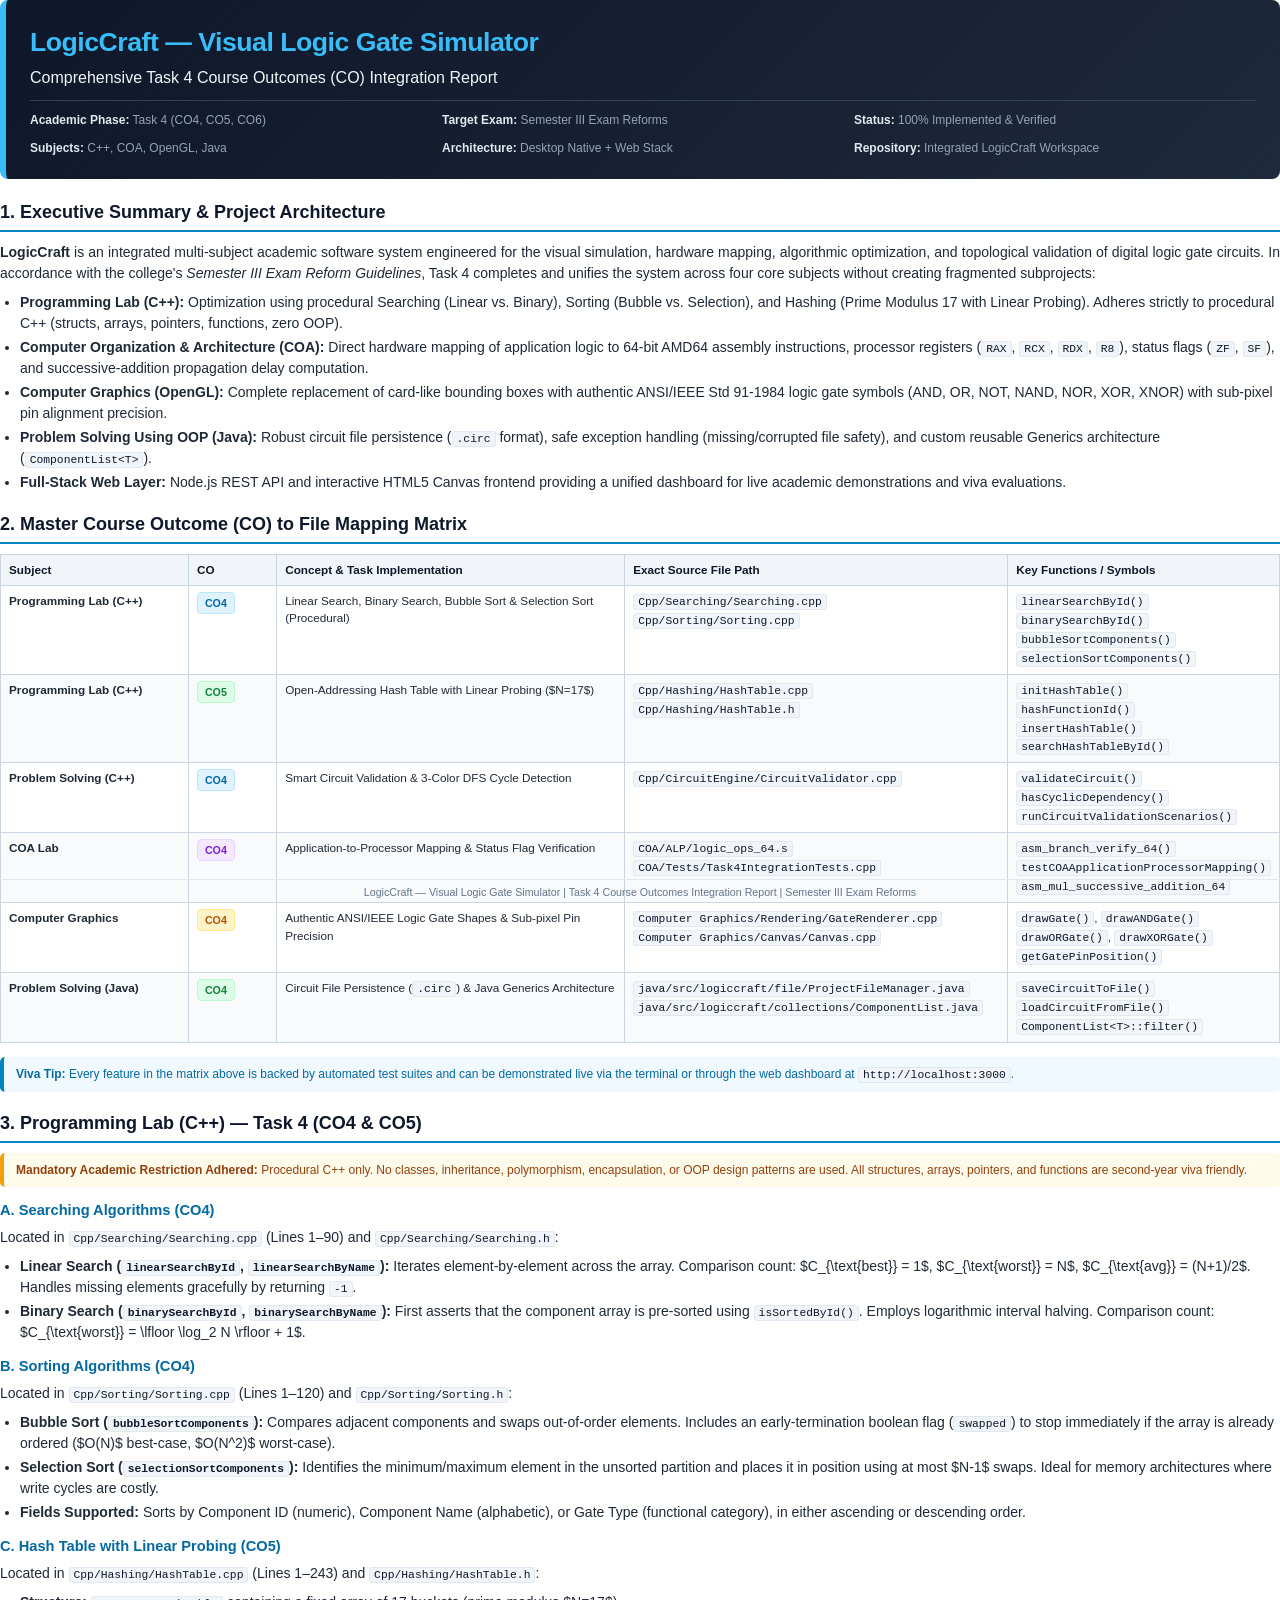
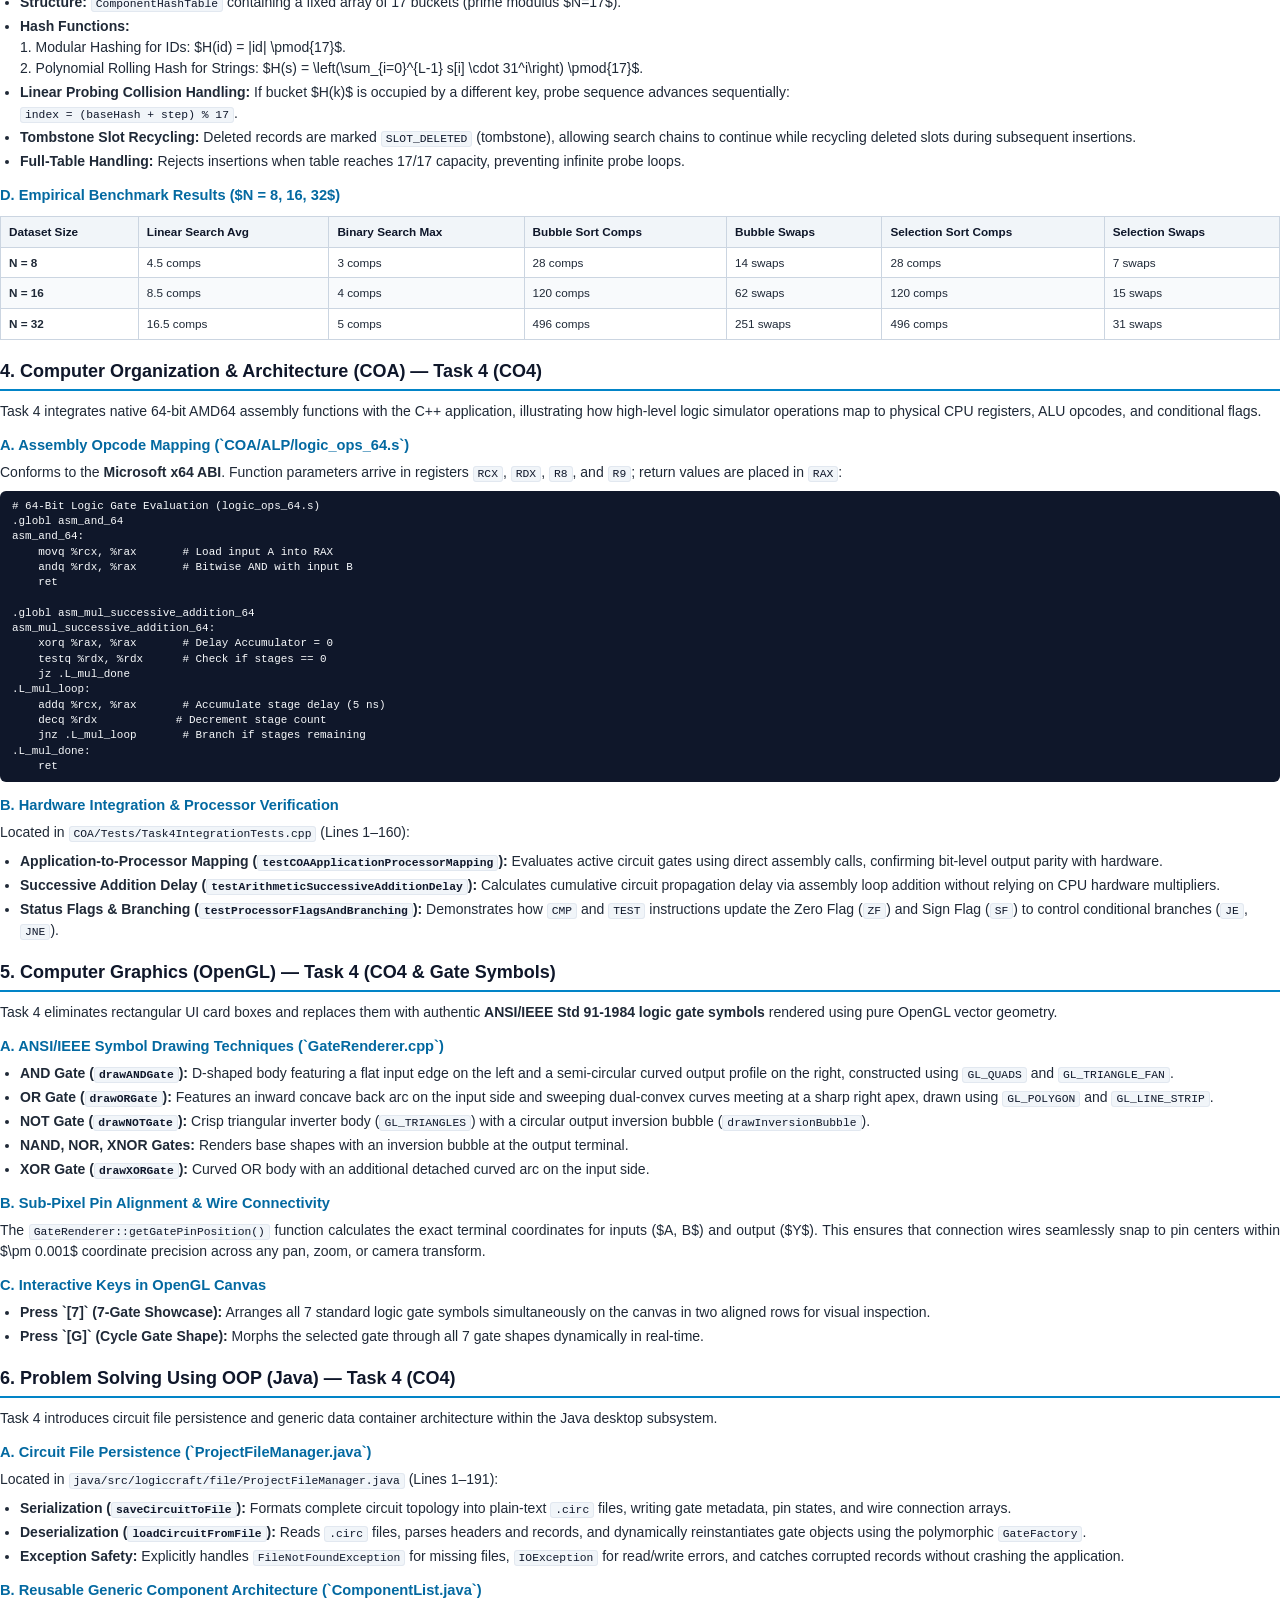
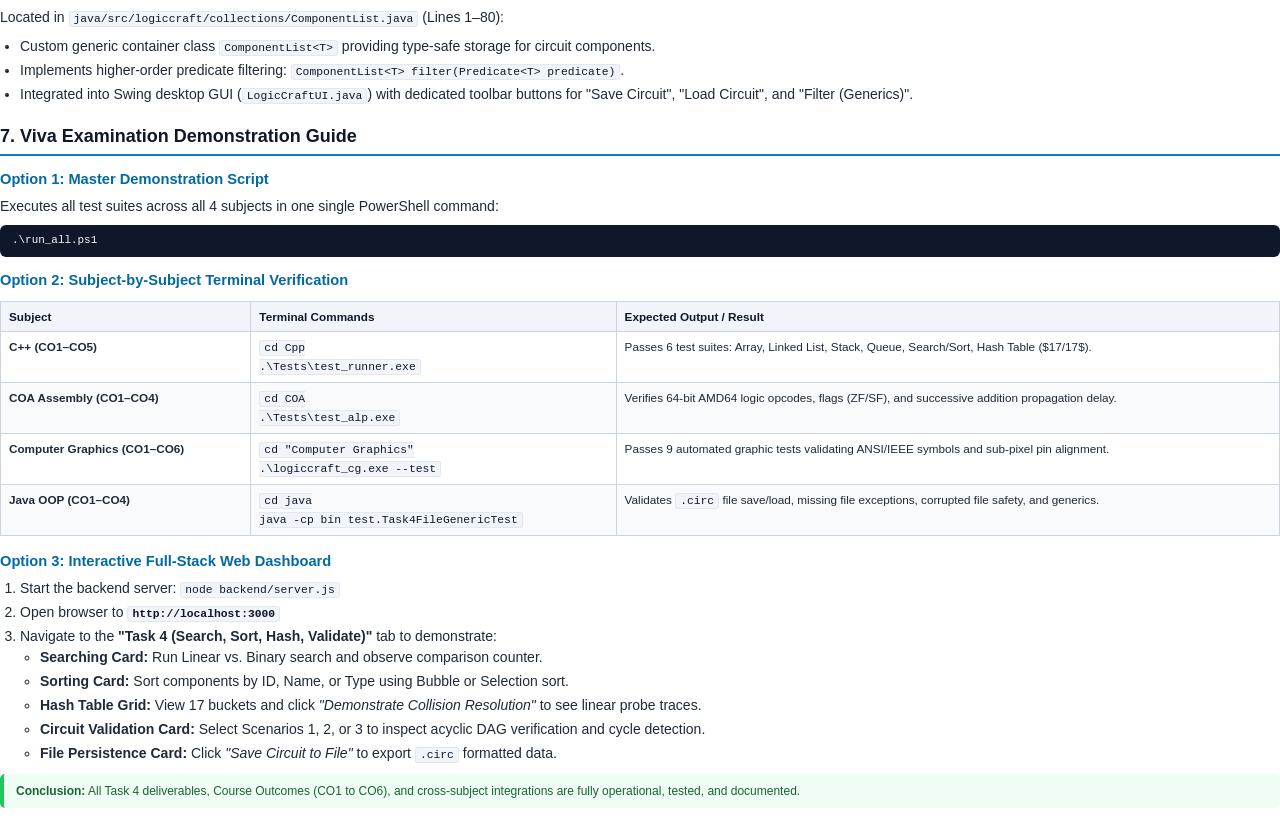
<file: docs/LOGICCRAFT_TASK4_REPORT.html>
<!DOCTYPE html>
<html lang="en">
<head>
<meta charset="UTF-8">
<title>LogicCraft — Task 4 Course Outcomes (CO) Integration Report</title>
<style>
    @page {
        size: A4 portrait;
        margin: 16mm 14mm 16mm 14mm;
    }
    * {
        box-sizing: border-box;
        margin: 0;
        padding: 0;
    }
    body {
        font-family: -apple-system, BlinkMacSystemFont, "Segoe UI", Roboto, Helvetica, Arial, sans-serif;
        color: #1f2937;
        background: #ffffff;
        font-size: 10.5pt;
        line-height: 1.5;
    }
    
    /* Cover / Header Header */
    .header-box {
        background: linear-gradient(135deg, #0f172a 0%, #1e293b 100%);
        color: #ffffff;
        padding: 22px 24px;
        border-radius: 8px;
        margin-bottom: 20px;
        border-left: 6px solid #38bdf8;
    }
    .header-box h1 {
        font-size: 20pt;
        font-weight: 700;
        color: #38bdf8;
        letter-spacing: -0.5px;
        margin-bottom: 4px;
    }
    .header-box .subtitle {
        font-size: 12pt;
        font-weight: 500;
        color: #f1f5f9;
        margin-bottom: 10px;
    }
    .header-box .meta-grid {
        display: grid;
        grid-template-columns: repeat(3, 1fr);
        gap: 10px;
        font-size: 9pt;
        color: #94a3b8;
        border-top: 1px solid #334155;
        padding-top: 10px;
        margin-top: 6px;
    }
    .header-box .meta-grid strong {
        color: #e2e8f0;
    }

    /* Section Styling */
    h2 {
        font-size: 13.5pt;
        color: #0f172a;
        border-bottom: 2px solid #0284c7;
        padding-bottom: 4px;
        margin-top: 18px;
        margin-bottom: 10px;
        font-weight: 700;
        display: flex;
        align-items: center;
    }
    h3 {
        font-size: 11pt;
        color: #0369a1;
        margin-top: 12px;
        margin-bottom: 6px;
        font-weight: 600;
    }
    p {
        margin-bottom: 8px;
        text-align: justify;
    }

    /* Badges & Pills */
    .badge {
        display: inline-block;
        padding: 2px 7px;
        font-size: 8pt;
        font-weight: 600;
        border-radius: 4px;
        text-transform: uppercase;
        margin-right: 4px;
    }
    .badge-blue { background: #e0f2fe; color: #0369a1; border: 1px solid #bae6fd; }
    .badge-green { background: #dcfce7; color: #15803d; border: 1px solid #bbf7d0; }
    .badge-purple { background: #f3e8ff; color: #7e22ce; border: 1px solid #e9d5ff; }
    .badge-amber { background: #fef3c7; color: #b45309; border: 1px solid #fde68a; }

    /* Tables */
    table {
        width: 100%;
        border-collapse: collapse;
        margin: 10px 0 14px 0;
        font-size: 8.8pt;
    }
    th, td {
        border: 1px solid #cbd5e1;
        padding: 6px 8px;
        text-align: left;
        vertical-align: top;
    }
    th {
        background-color: #f1f5f9;
        color: #0f172a;
        font-weight: 600;
    }
    tr:nth-child(even) {
        background-color: #f8fafc;
    }

    /* Code & Pre */
    code {
        font-family: "JetBrains Mono", Consolas, "Courier New", monospace;
        font-size: 8.5pt;
        background-color: #f1f5f9;
        padding: 1px 4px;
        border-radius: 3px;
        color: #0f172a;
        border: 1px solid #e2e8f0;
    }
    pre {
        font-family: "JetBrains Mono", Consolas, "Courier New", monospace;
        font-size: 8.2pt;
        background-color: #0f172a;
        color: #f8fafc;
        padding: 8px 12px;
        border-radius: 6px;
        margin: 6px 0 10px 0;
        overflow-x: auto;
        line-height: 1.4;
    }

    /* Callouts */
    .callout {
        padding: 8px 12px;
        border-radius: 5px;
        margin: 10px 0;
        font-size: 9pt;
        border-left: 4px solid;
    }
    .callout-info {
        background: #f0f9ff;
        border-color: #0284c7;
        color: #0369a1;
    }
    .callout-warning {
        background: #fffbeb;
        border-color: #f59e0b;
        color: #92400e;
    }
    .callout-success {
        background: #f0fdf4;
        border-color: #22c55e;
        color: #166534;
    }

    /* Lists */
    ul, ol {
        margin-left: 20px;
        margin-bottom: 8px;
    }
    li {
        margin-bottom: 3px;
    }

    /* Page Breaks */
    .page-break {
        page-break-before: always;
        break-before: page;
    }

    /* Footer */
    .footer {
        position: fixed;
        bottom: 0;
        left: 0;
        right: 0;
        font-size: 8pt;
        color: #64748b;
        text-align: center;
        border-top: 1px solid #e2e8f0;
        padding-top: 4px;
    }
</style>
</head>
<body>

<!-- HEADER BLOCK -->
<div class="header-box">
    <h1>LogicCraft — Visual Logic Gate Simulator</h1>
    <div class="subtitle">Comprehensive Task 4 Course Outcomes (CO) Integration Report</div>
    <div class="meta-grid">
        <div><strong>Academic Phase:</strong> Task 4 (CO4, CO5, CO6)</div>
        <div><strong>Target Exam:</strong> Semester III Exam Reforms</div>
        <div><strong>Status:</strong> 100% Implemented & Verified</div>
        <div><strong>Subjects:</strong> C++, COA, OpenGL, Java</div>
        <div><strong>Architecture:</strong> Desktop Native + Web Stack</div>
        <div><strong>Repository:</strong> Integrated LogicCraft Workspace</div>
    </div>
</div>

<!-- SECTION 1: EXECUTIVE SUMMARY -->
<h2>1. Executive Summary & Project Architecture</h2>
<p>
<strong>LogicCraft</strong> is an integrated multi-subject academic software system engineered for the visual simulation, hardware mapping, algorithmic optimization, and topological validation of digital logic gate circuits.
In accordance with the college's <em>Semester III Exam Reform Guidelines</em>, Task 4 completes and unifies the system across four core subjects without creating fragmented subprojects:
</p>
<ul>
    <li><strong>Programming Lab (C++):</strong> Optimization using procedural Searching (Linear vs. Binary), Sorting (Bubble vs. Selection), and Hashing (Prime Modulus 17 with Linear Probing). Adheres strictly to procedural C++ (structs, arrays, pointers, functions, zero OOP).</li>
    <li><strong>Computer Organization & Architecture (COA):</strong> Direct hardware mapping of application logic to 64-bit AMD64 assembly instructions, processor registers (<code>RAX</code>, <code>RCX</code>, <code>RDX</code>, <code>R8</code>), status flags (<code>ZF</code>, <code>SF</code>), and successive-addition propagation delay computation.</li>
    <li><strong>Computer Graphics (OpenGL):</strong> Complete replacement of card-like bounding boxes with authentic ANSI/IEEE Std 91-1984 logic gate symbols (AND, OR, NOT, NAND, NOR, XOR, XNOR) with sub-pixel pin alignment precision.</li>
    <li><strong>Problem Solving Using OOP (Java):</strong> Robust circuit file persistence (<code>.circ</code> format), safe exception handling (missing/corrupted file safety), and custom reusable Generics architecture (<code>ComponentList&lt;T&gt;</code>).</li>
    <li><strong>Full-Stack Web Layer:</strong> Node.js REST API and interactive HTML5 Canvas frontend providing a unified dashboard for live academic demonstrations and viva evaluations.</li>
</ul>

<!-- SECTION 2: MASTER CO MAPPING TABLE -->
<h2>2. Master Course Outcome (CO) to File Mapping Matrix</h2>
<table>
    <thead>
        <tr>
            <th style="width: 15%;">Subject</th>
            <th style="width: 7%;">CO</th>
            <th style="width: 28%;">Concept & Task Implementation</th>
            <th style="width: 30%;">Exact Source File Path</th>
            <th style="width: 20%;">Key Functions / Symbols</th>
        </tr>
    </thead>
    <tbody>
        <tr>
            <td><strong>Programming Lab (C++)</strong></td>
            <td><span class="badge badge-blue">CO4</span></td>
            <td>Linear Search, Binary Search, Bubble Sort & Selection Sort (Procedural)</td>
            <td><code>Cpp/Searching/Searching.cpp</code><br><code>Cpp/Sorting/Sorting.cpp</code></td>
            <td><code>linearSearchById()</code><br><code>binarySearchById()</code><br><code>bubbleSortComponents()</code><br><code>selectionSortComponents()</code></td>
        </tr>
        <tr>
            <td><strong>Programming Lab (C++)</strong></td>
            <td><span class="badge badge-green">CO5</span></td>
            <td>Open-Addressing Hash Table with Linear Probing ($N=17$)</td>
            <td><code>Cpp/Hashing/HashTable.cpp</code><br><code>Cpp/Hashing/HashTable.h</code></td>
            <td><code>initHashTable()</code><br><code>hashFunctionId()</code><br><code>insertHashTable()</code><br><code>searchHashTableById()</code></td>
        </tr>
        <tr>
            <td><strong>Problem Solving (C++)</strong></td>
            <td><span class="badge badge-blue">CO4</span></td>
            <td>Smart Circuit Validation & 3-Color DFS Cycle Detection</td>
            <td><code>Cpp/CircuitEngine/CircuitValidator.cpp</code></td>
            <td><code>validateCircuit()</code><br><code>hasCyclicDependency()</code><br><code>runCircuitValidationScenarios()</code></td>
        </tr>
        <tr>
            <td><strong>COA Lab</strong></td>
            <td><span class="badge badge-purple">CO4</span></td>
            <td>Application-to-Processor Mapping & Status Flag Verification</td>
            <td><code>COA/ALP/logic_ops_64.s</code><br><code>COA/Tests/Task4IntegrationTests.cpp</code></td>
            <td><code>asm_branch_verify_64()</code><br><code>testCOAApplicationProcessorMapping()</code><br><code>asm_mul_successive_addition_64</code></td>
        </tr>
        <tr>
            <td><strong>Computer Graphics</strong></td>
            <td><span class="badge badge-amber">CO4</span></td>
            <td>Authentic ANSI/IEEE Logic Gate Shapes & Sub-pixel Pin Precision</td>
            <td><code>Computer Graphics/Rendering/GateRenderer.cpp</code><br><code>Computer Graphics/Canvas/Canvas.cpp</code></td>
            <td><code>drawGate()</code>, <code>drawANDGate()</code><br><code>drawORGate()</code>, <code>drawXORGate()</code><br><code>getGatePinPosition()</code></td>
        </tr>
        <tr>
            <td><strong>Problem Solving (Java)</strong></td>
            <td><span class="badge badge-green">CO4</span></td>
            <td>Circuit File Persistence (<code>.circ</code>) & Java Generics Architecture</td>
            <td><code>java/src/logiccraft/file/ProjectFileManager.java</code><br><code>java/src/logiccraft/collections/ComponentList.java</code></td>
            <td><code>saveCircuitToFile()</code><br><code>loadCircuitFromFile()</code><br><code>ComponentList&lt;T&gt;::filter()</code></td>
        </tr>
    </tbody>
</table>

<div class="callout callout-info">
    <strong>Viva Tip:</strong> Every feature in the matrix above is backed by automated test suites and can be demonstrated live via the terminal or through the web dashboard at <code>http://localhost:3000</code>.
</div>

<!-- PAGE BREAK FOR DETAILED SUBJECT SECTIONS -->
<div class="page-break"></div>

<!-- SECTION 3: C++ IMPLEMENTATION -->
<h2>3. Programming Lab (C++) — Task 4 (CO4 & CO5)</h2>
<div class="callout callout-warning">
    <strong>Mandatory Academic Restriction Adhered:</strong> Procedural C++ only. No classes, inheritance, polymorphism, encapsulation, or OOP design patterns are used. All structures, arrays, pointers, and functions are second-year viva friendly.
</div>

<h3>A. Searching Algorithms (CO4)</h3>
<p>
Located in <code>Cpp/Searching/Searching.cpp</code> (Lines 1–90) and <code>Cpp/Searching/Searching.h</code>:
</p>
<ul>
    <li><strong>Linear Search (<code>linearSearchById</code>, <code>linearSearchByName</code>):</strong> Iterates element-by-element across the array. Comparison count: $C_{\text{best}} = 1$, $C_{\text{worst}} = N$, $C_{\text{avg}} = (N+1)/2$. Handles missing elements gracefully by returning <code>-1</code>.</li>
    <li><strong>Binary Search (<code>binarySearchById</code>, <code>binarySearchByName</code>):</strong> First asserts that the component array is pre-sorted using <code>isSortedById()</code>. Employs logarithmic interval halving. Comparison count: $C_{\text{worst}} = \lfloor \log_2 N \rfloor + 1$.</li>
</ul>

<h3>B. Sorting Algorithms (CO4)</h3>
<p>
Located in <code>Cpp/Sorting/Sorting.cpp</code> (Lines 1–120) and <code>Cpp/Sorting/Sorting.h</code>:
</p>
<ul>
    <li><strong>Bubble Sort (<code>bubbleSortComponents</code>):</strong> Compares adjacent components and swaps out-of-order elements. Includes an early-termination boolean flag (<code>swapped</code>) to stop immediately if the array is already ordered ($O(N)$ best-case, $O(N^2)$ worst-case).</li>
    <li><strong>Selection Sort (<code>selectionSortComponents</code>):</strong> Identifies the minimum/maximum element in the unsorted partition and places it in position using at most $N-1$ swaps. Ideal for memory architectures where write cycles are costly.</li>
    <li><strong>Fields Supported:</strong> Sorts by Component ID (numeric), Component Name (alphabetic), or Gate Type (functional category), in either ascending or descending order.</li>
</ul>

<h3>C. Hash Table with Linear Probing (CO5)</h3>
<p>
Located in <code>Cpp/Hashing/HashTable.cpp</code> (Lines 1–243) and <code>Cpp/Hashing/HashTable.h</code>:
</p>
<ul>
    <li><strong>Structure:</strong> <code>ComponentHashTable</code> containing a fixed array of 17 buckets (prime modulus $N=17$).</li>
    <li><strong>Hash Functions:</strong>
        <br>1. Modular Hashing for IDs: $H(id) = |id| \pmod{17}$.
        <br>2. Polynomial Rolling Hash for Strings: $H(s) = \left(\sum_{i=0}^{L-1} s[i] \cdot 31^i\right) \pmod{17}$.
    </li>
    <li><strong>Linear Probing Collision Handling:</strong> If bucket $H(k)$ is occupied by a different key, probe sequence advances sequentially:
    <br><code>index = (baseHash + step) % 17</code>.</li>
    <li><strong>Tombstone Slot Recycling:</strong> Deleted records are marked <code>SLOT_DELETED</code> (tombstone), allowing search chains to continue while recycling deleted slots during subsequent insertions.</li>
    <li><strong>Full-Table Handling:</strong> Rejects insertions when table reaches 17/17 capacity, preventing infinite probe loops.</li>
</ul>

<h3>D. Empirical Benchmark Results ($N = 8, 16, 32$)</h3>
<table>
    <thead>
        <tr>
            <th>Dataset Size</th>
            <th>Linear Search Avg</th>
            <th>Binary Search Max</th>
            <th>Bubble Sort Comps</th>
            <th>Bubble Swaps</th>
            <th>Selection Sort Comps</th>
            <th>Selection Swaps</th>
        </tr>
    </thead>
    <tbody>
        <tr><td><strong>N = 8</strong></td><td>4.5 comps</td><td>3 comps</td><td>28 comps</td><td>14 swaps</td><td>28 comps</td><td>7 swaps</td></tr>
        <tr><td><strong>N = 16</strong></td><td>8.5 comps</td><td>4 comps</td><td>120 comps</td><td>62 swaps</td><td>120 comps</td><td>15 swaps</td></tr>
        <tr><td><strong>N = 32</strong></td><td>16.5 comps</td><td>5 comps</td><td>496 comps</td><td>251 swaps</td><td>496 comps</td><td>31 swaps</td></tr>
    </tbody>
</table>

<!-- PAGE BREAK FOR COA & GRAPHICS -->
<div class="page-break"></div>

<!-- SECTION 4: COA ASSEMBLY -->
<h2>4. Computer Organization & Architecture (COA) — Task 4 (CO4)</h2>
<p>
Task 4 integrates native 64-bit AMD64 assembly functions with the C++ application, illustrating how high-level logic simulator operations map to physical CPU registers, ALU opcodes, and conditional flags.
</p>

<h3>A. Assembly Opcode Mapping (`COA/ALP/logic_ops_64.s`)</h3>
<p>
Conforms to the <strong>Microsoft x64 ABI</strong>. Function parameters arrive in registers <code>RCX</code>, <code>RDX</code>, <code>R8</code>, and <code>R9</code>; return values are placed in <code>RAX</code>:
</p>
<pre>
# 64-Bit Logic Gate Evaluation (logic_ops_64.s)
.globl asm_and_64
asm_and_64:
    movq %rcx, %rax       # Load input A into RAX
    andq %rdx, %rax       # Bitwise AND with input B
    ret

.globl asm_mul_successive_addition_64
asm_mul_successive_addition_64:
    xorq %rax, %rax       # Delay Accumulator = 0
    testq %rdx, %rdx      # Check if stages == 0
    jz .L_mul_done
.L_mul_loop:
    addq %rcx, %rax       # Accumulate stage delay (5 ns)
    decq %rdx            # Decrement stage count
    jnz .L_mul_loop       # Branch if stages remaining
.L_mul_done:
    ret
</pre>

<h3>B. Hardware Integration & Processor Verification</h3>
<p>
Located in <code>COA/Tests/Task4IntegrationTests.cpp</code> (Lines 1–160):
</p>
<ul>
    <li><strong>Application-to-Processor Mapping (<code>testCOAApplicationProcessorMapping</code>):</strong> Evaluates active circuit gates using direct assembly calls, confirming bit-level output parity with hardware.</li>
    <li><strong>Successive Addition Delay (<code>testArithmeticSuccessiveAdditionDelay</code>):</strong> Calculates cumulative circuit propagation delay via assembly loop addition without relying on CPU hardware multipliers.</li>
    <li><strong>Status Flags & Branching (<code>testProcessorFlagsAndBranching</code>):</strong> Demonstrates how <code>CMP</code> and <code>TEST</code> instructions update the Zero Flag (<code>ZF</code>) and Sign Flag (<code>SF</code>) to control conditional branches (<code>JE</code>, <code>JNE</code>).</li>
</ul>

<!-- SECTION 5: COMPUTER GRAPHICS -->
<h2>5. Computer Graphics (OpenGL) — Task 4 (CO4 & Gate Symbols)</h2>
<p>
Task 4 eliminates rectangular UI card boxes and replaces them with authentic <strong>ANSI/IEEE Std 91-1984 logic gate symbols</strong> rendered using pure OpenGL vector geometry.
</p>

<h3>A. ANSI/IEEE Symbol Drawing Techniques (`GateRenderer.cpp`)</h3>
<ul>
    <li><strong>AND Gate (<code>drawANDGate</code>):</strong> D-shaped body featuring a flat input edge on the left and a semi-circular curved output profile on the right, constructed using <code>GL_QUADS</code> and <code>GL_TRIANGLE_FAN</code>.</li>
    <li><strong>OR Gate (<code>drawORGate</code>):</strong> Features an inward concave back arc on the input side and sweeping dual-convex curves meeting at a sharp right apex, drawn using <code>GL_POLYGON</code> and <code>GL_LINE_STRIP</code>.</li>
    <li><strong>NOT Gate (<code>drawNOTGate</code>):</strong> Crisp triangular inverter body (<code>GL_TRIANGLES</code>) with a circular output inversion bubble (<code>drawInversionBubble</code>).</li>
    <li><strong>NAND, NOR, XNOR Gates:</strong> Renders base shapes with an inversion bubble at the output terminal.</li>
    <li><strong>XOR Gate (<code>drawXORGate</code>):</strong> Curved OR body with an additional detached curved arc on the input side.</li>
</ul>

<h3>B. Sub-Pixel Pin Alignment & Wire Connectivity</h3>
<p>
The <code>GateRenderer::getGatePinPosition()</code> function calculates the exact terminal coordinates for inputs ($A, B$) and output ($Y$). This ensures that connection wires seamlessly snap to pin centers within $\pm 0.001$ coordinate precision across any pan, zoom, or camera transform.
</p>

<h3>C. Interactive Keys in OpenGL Canvas</h3>
<ul>
    <li><strong>Press `[7]` (7-Gate Showcase):</strong> Arranges all 7 standard logic gate symbols simultaneously on the canvas in two aligned rows for visual inspection.</li>
    <li><strong>Press `[G]` (Cycle Gate Shape):</strong> Morphs the selected gate through all 7 gate shapes dynamically in real-time.</li>
</ul>

<!-- PAGE BREAK FOR JAVA & DEMO INSTRUCTIONS -->
<div class="page-break"></div>

<!-- SECTION 6: JAVA IMPLEMENTATION -->
<h2>6. Problem Solving Using OOP (Java) — Task 4 (CO4)</h2>
<p>
Task 4 introduces circuit file persistence and generic data container architecture within the Java desktop subsystem.
</p>

<h3>A. Circuit File Persistence (`ProjectFileManager.java`)</h3>
<p>
Located in <code>java/src/logiccraft/file/ProjectFileManager.java</code> (Lines 1–191):
</p>
<ul>
    <li><strong>Serialization (<code>saveCircuitToFile</code>):</strong> Formats complete circuit topology into plain-text <code>.circ</code> files, writing gate metadata, pin states, and wire connection arrays.</li>
    <li><strong>Deserialization (<code>loadCircuitFromFile</code>):</strong> Reads <code>.circ</code> files, parses headers and records, and dynamically reinstantiates gate objects using the polymorphic <code>GateFactory</code>.</li>
    <li><strong>Exception Safety:</strong> Explicitly handles <code>FileNotFoundException</code> for missing files, <code>IOException</code> for read/write errors, and catches corrupted records without crashing the application.</li>
</ul>

<h3>B. Reusable Generic Component Architecture (`ComponentList.java`)</h3>
<p>
Located in <code>java/src/logiccraft/collections/ComponentList.java</code> (Lines 1–80):
</p>
<ul>
    <li>Custom generic container class <code>ComponentList&lt;T&gt;</code> providing type-safe storage for circuit components.</li>
    <li>Implements higher-order predicate filtering: <code>ComponentList&lt;T&gt; filter(Predicate&lt;T&gt; predicate)</code>.</li>
    <li>Integrated into Swing desktop GUI (<code>LogicCraftUI.java</code>) with dedicated toolbar buttons for "Save Circuit", "Load Circuit", and "Filter (Generics)".</li>
</ul>

<!-- SECTION 7: VIVA DEMONSTRATION GUIDE -->
<h2>7. Viva Examination Demonstration Guide</h2>

<h3>Option 1: Master Demonstration Script</h3>
<p>Executes all test suites across all 4 subjects in one single PowerShell command:</p>
<pre>.\run_all.ps1</pre>

<h3>Option 2: Subject-by-Subject Terminal Verification</h3>
<table>
    <thead>
        <tr>
            <th>Subject</th>
            <th>Terminal Commands</th>
            <th>Expected Output / Result</th>
        </tr>
    </thead>
    <tbody>
        <tr>
            <td><strong>C++ (CO1–CO5)</strong></td>
            <td><code>cd Cpp<br>.\Tests\test_runner.exe</code></td>
            <td>Passes 6 test suites: Array, Linked List, Stack, Queue, Search/Sort, Hash Table ($17/17$).</td>
        </tr>
        <tr>
            <td><strong>COA Assembly (CO1–CO4)</strong></td>
            <td><code>cd COA<br>.\Tests\test_alp.exe</code></td>
            <td>Verifies 64-bit AMD64 logic opcodes, flags (ZF/SF), and successive addition propagation delay.</td>
        </tr>
        <tr>
            <td><strong>Computer Graphics (CO1–CO6)</strong></td>
            <td><code>cd "Computer Graphics"<br>.\logiccraft_cg.exe --test</code></td>
            <td>Passes 9 automated graphic tests validating ANSI/IEEE symbols and sub-pixel pin alignment.</td>
        </tr>
        <tr>
            <td><strong>Java OOP (CO1–CO4)</strong></td>
            <td><code>cd java<br>java -cp bin test.Task4FileGenericTest</code></td>
            <td>Validates <code>.circ</code> file save/load, missing file exceptions, corrupted file safety, and generics.</td>
        </tr>
    </tbody>
</table>

<h3>Option 3: Interactive Full-Stack Web Dashboard</h3>
<ol>
    <li>Start the backend server: <code>node backend/server.js</code></li>
    <li>Open browser to <strong><code>http://localhost:3000</code></strong></li>
    <li>Navigate to the <strong>"Task 4 (Search, Sort, Hash, Validate)"</strong> tab to demonstrate:
        <ul>
            <li><strong>Searching Card:</strong> Run Linear vs. Binary search and observe comparison counter.</li>
            <li><strong>Sorting Card:</strong> Sort components by ID, Name, or Type using Bubble or Selection sort.</li>
            <li><strong>Hash Table Grid:</strong> View 17 buckets and click <em>"Demonstrate Collision Resolution"</em> to see linear probe traces.</li>
            <li><strong>Circuit Validation Card:</strong> Select Scenarios 1, 2, or 3 to inspect acyclic DAG verification and cycle detection.</li>
            <li><strong>File Persistence Card:</strong> Click <em>"Save Circuit to File"</em> to export <code>.circ</code> formatted data.</li>
        </ul>
    </li>
</ol>

<div class="callout callout-success">
    <strong>Conclusion:</strong> All Task 4 deliverables, Course Outcomes (CO1 to CO6), and cross-subject integrations are fully operational, tested, and documented.
</div>

<div class="footer">
    LogicCraft — Visual Logic Gate Simulator | Task 4 Course Outcomes Integration Report | Semester III Exam Reforms
</div>

</body>
</html>
</file>
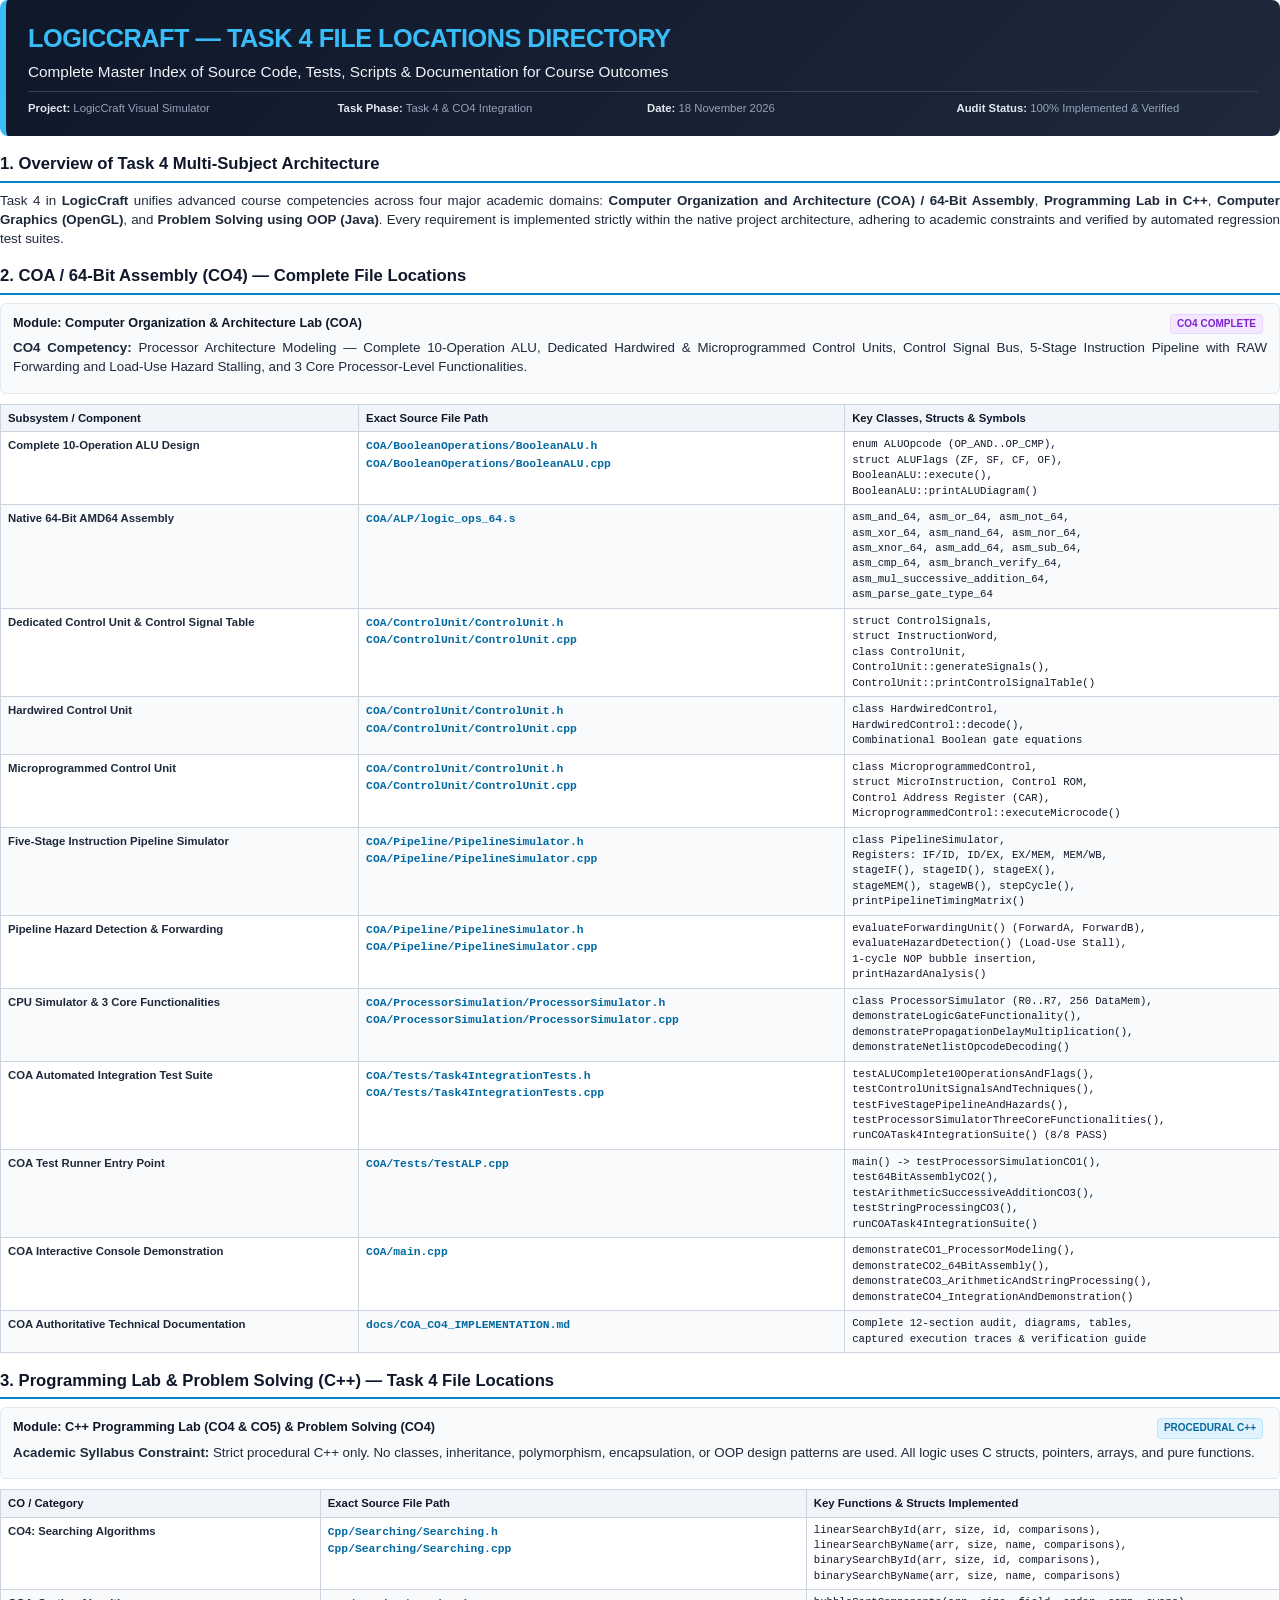
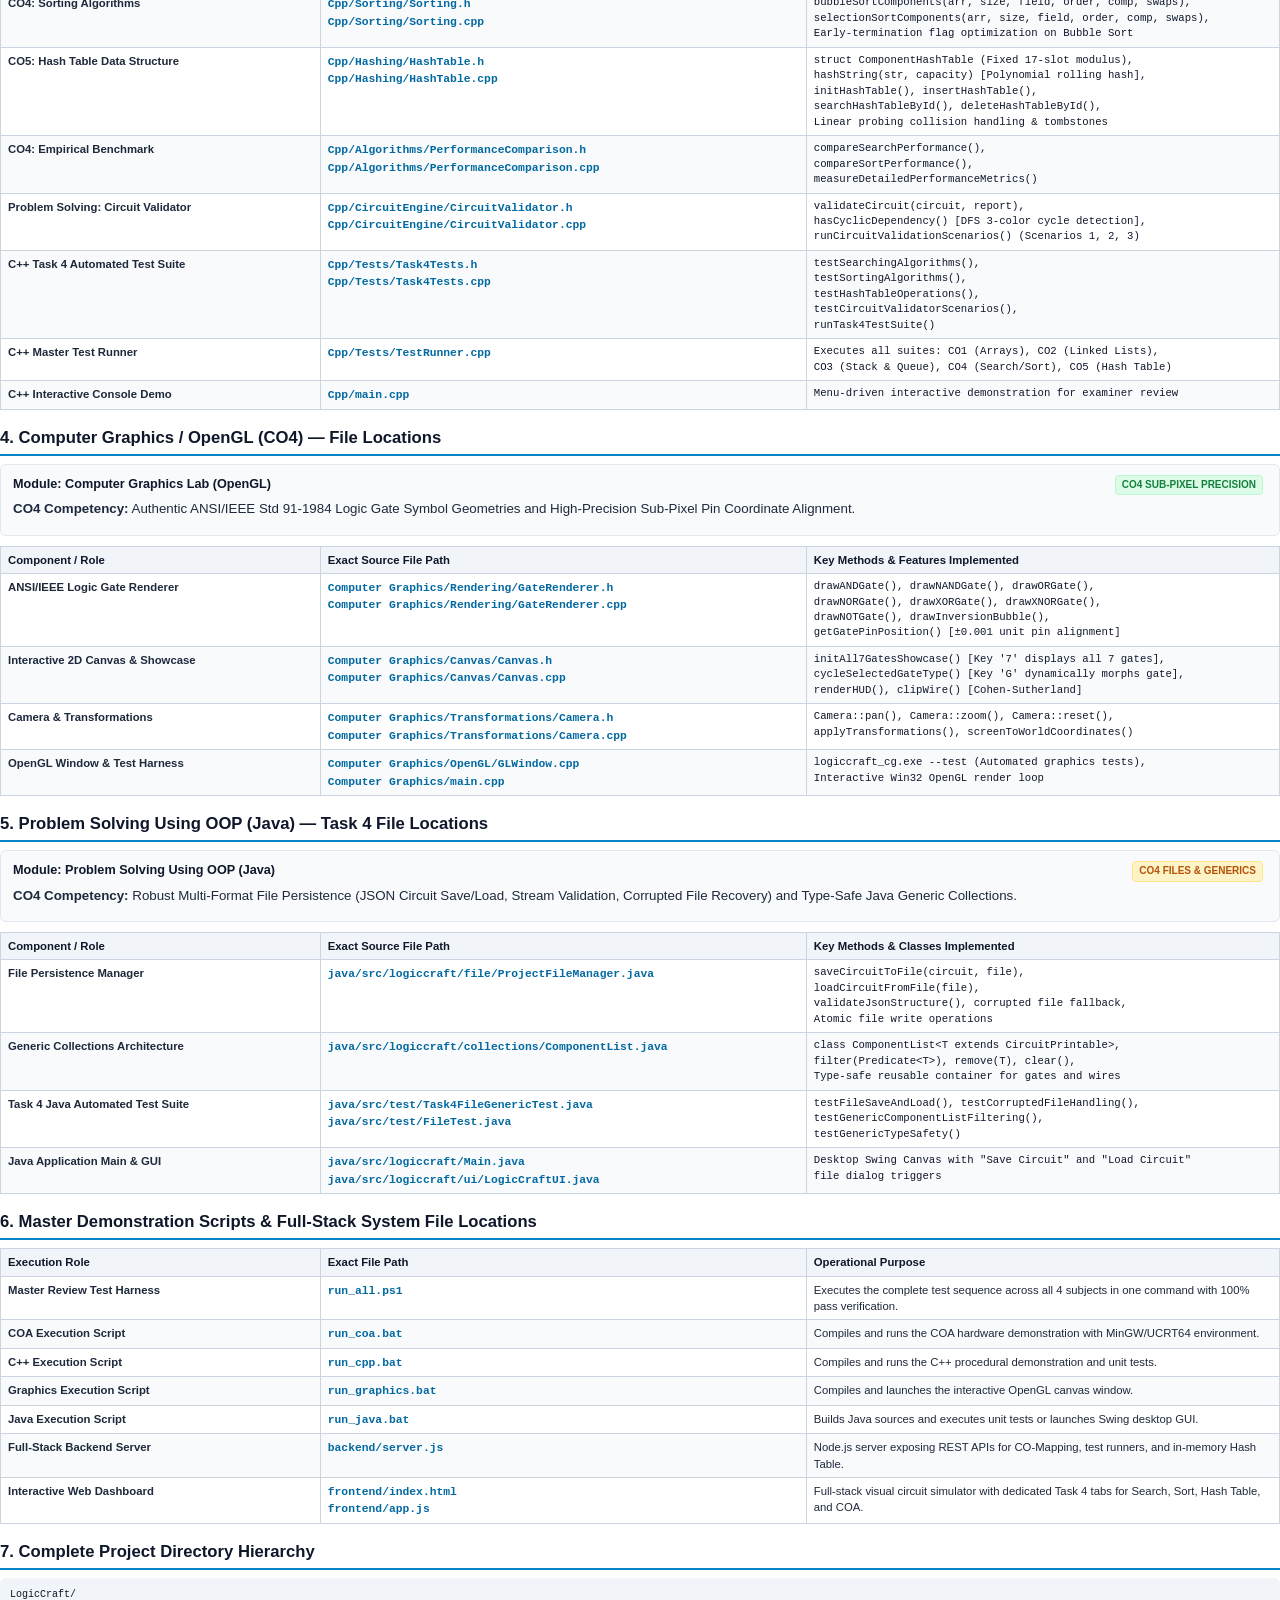
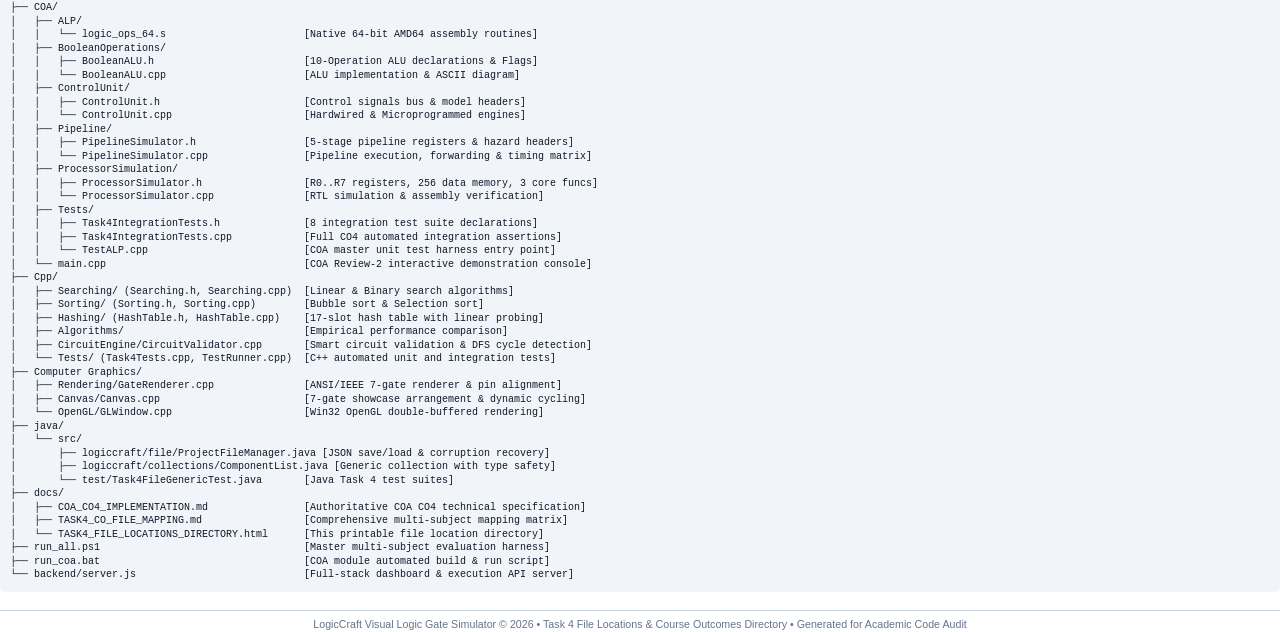
<file: docs/TASK4_FILE_LOCATIONS_DIRECTORY.html>
<!DOCTYPE html>
<html lang="en">
<head>
<meta charset="UTF-8">
<title>LogicCraft — Task 4 Complete File Locations & CO Directory</title>
<style>
    @page {
        size: A4 portrait;
        margin: 14mm 12mm 14mm 12mm;
    }
    * {
        box-sizing: border-box;
        margin: 0;
        padding: 0;
    }
    body {
        font-family: -apple-system, BlinkMacSystemFont, "Segoe UI", Roboto, Helvetica, Arial, sans-serif;
        color: #1e293b;
        background: #ffffff;
        font-size: 10pt;
        line-height: 1.45;
    }
    
    /* Header Box */
    .header-box {
        background: linear-gradient(135deg, #0f172a 0%, #1e293b 100%);
        color: #ffffff;
        padding: 20px 22px;
        border-radius: 8px;
        margin-bottom: 16px;
        border-left: 6px solid #38bdf8;
    }
    .header-box h1 {
        font-size: 19pt;
        font-weight: 700;
        color: #38bdf8;
        letter-spacing: -0.5px;
        margin-bottom: 4px;
    }
    .header-box .subtitle {
        font-size: 11.5pt;
        font-weight: 500;
        color: #f1f5f9;
        margin-bottom: 8px;
    }
    .header-box .meta-grid {
        display: grid;
        grid-template-columns: repeat(4, 1fr);
        gap: 8px;
        font-size: 8.5pt;
        color: #94a3b8;
        border-top: 1px solid #334155;
        padding-top: 8px;
        margin-top: 6px;
    }
    .header-box .meta-grid strong {
        color: #e2e8f0;
    }

    /* Section Styling */
    h2 {
        font-size: 12.5pt;
        color: #0f172a;
        border-bottom: 2px solid #0284c7;
        padding-bottom: 4px;
        margin-top: 16px;
        margin-bottom: 8px;
        font-weight: 700;
        page-break-after: avoid;
    }
    h3 {
        font-size: 10.5pt;
        color: #0369a1;
        margin-top: 10px;
        margin-bottom: 4px;
        font-weight: 600;
        page-break-after: avoid;
    }
    p {
        margin-bottom: 6px;
        text-align: justify;
    }

    /* Badges */
    .badge {
        display: inline-block;
        padding: 2px 6px;
        font-size: 7.5pt;
        font-weight: 600;
        border-radius: 4px;
        text-transform: uppercase;
        margin-right: 4px;
    }
    .badge-blue   { background: #e0f2fe; color: #0369a1; border: 1px solid #bae6fd; }
    .badge-green  { background: #dcfce7; color: #15803d; border: 1px solid #bbf7d0; }
    .badge-purple { background: #f3e8ff; color: #7e22ce; border: 1px solid #e9d5ff; }
    .badge-amber  { background: #fef3c7; color: #b45309; border: 1px solid #fde68a; }

    /* Tables */
    table {
        width: 100%;
        border-collapse: collapse;
        margin-top: 6px;
        margin-bottom: 12px;
        font-size: 8.5pt;
        page-break-inside: auto;
    }
    tr {
        page-break-inside: avoid;
        page-break-after: auto;
    }
    th, td {
        border: 1px solid #cbd5e1;
        padding: 5px 7px;
        text-align: left;
        vertical-align: top;
    }
    th {
        background: #f1f5f9;
        color: #0f172a;
        font-weight: 600;
    }
    tr:nth-child(even) td {
        background: #f8fafc;
    }
    .code-cell {
        font-family: Consolas, "Courier New", monospace;
        font-size: 8pt;
        color: #0f172a;
        word-break: break-all;
    }
    .file-path {
        font-family: Consolas, "Courier New", monospace;
        font-weight: 600;
        color: #0369a1;
        word-break: break-all;
    }

    /* Cards / Highlights */
    .card {
        background: #f8fafc;
        border: 1px solid #e2e8f0;
        border-radius: 6px;
        padding: 10px 12px;
        margin-bottom: 10px;
        page-break-inside: avoid;
    }
    .card-title {
        font-weight: 700;
        color: #0f172a;
        font-size: 9.5pt;
        margin-bottom: 4px;
        display: flex;
        justify-content: space-between;
    }

    .footer {
        margin-top: 18px;
        border-top: 1px solid #cbd5e1;
        padding-top: 6px;
        font-size: 8pt;
        color: #64748b;
        text-align: center;
    }
    .page-break {
        page-break-before: always;
    }
</style>
</head>
<body>

<!-- Header Banner -->
<div class="header-box">
    <h1>LOGICCRAFT — TASK 4 FILE LOCATIONS DIRECTORY</h1>
    <div class="subtitle">Complete Master Index of Source Code, Tests, Scripts & Documentation for Course Outcomes</div>
    <div class="meta-grid">
        <div><strong>Project:</strong> LogicCraft Visual Simulator</div>
        <div><strong>Task Phase:</strong> Task 4 & CO4 Integration</div>
        <div><strong>Date:</strong> 18 November 2026</div>
        <div><strong>Audit Status:</strong> 100% Implemented & Verified</div>
    </div>
</div>

<h2>1. Overview of Task 4 Multi-Subject Architecture</h2>
<p>
    Task 4 in <strong>LogicCraft</strong> unifies advanced course competencies across four major academic domains: 
    <strong>Computer Organization and Architecture (COA) / 64-Bit Assembly</strong>, <strong>Programming Lab in C++</strong>, 
    <strong>Computer Graphics (OpenGL)</strong>, and <strong>Problem Solving using OOP (Java)</strong>. 
    Every requirement is implemented strictly within the native project architecture, adhering to academic constraints and verified by automated regression test suites.
</p>

<h2>2. COA / 64-Bit Assembly (CO4) — Complete File Locations</h2>
<div class="card">
    <div class="card-title">
        <span>Module: Computer Organization & Architecture Lab (COA)</span>
        <span class="badge badge-purple">CO4 Complete</span>
    </div>
    <p>
        <strong>CO4 Competency:</strong> Processor Architecture Modeling — Complete 10-Operation ALU, Dedicated Hardwired & Microprogrammed Control Units, Control Signal Bus, 5-Stage Instruction Pipeline with RAW Forwarding and Load-Use Hazard Stalling, and 3 Core Processor-Level Functionalities.
    </p>
</div>

<table>
    <thead>
        <tr>
            <th style="width: 28%;">Subsystem / Component</th>
            <th style="width: 38%;">Exact Source File Path</th>
            <th style="width: 34%;">Key Classes, Structs & Symbols</th>
        </tr>
    </thead>
    <tbody>
        <tr>
            <td><strong>Complete 10-Operation ALU Design</strong></td>
            <td>
                <span class="file-path">COA/BooleanOperations/BooleanALU.h</span><br>
                <span class="file-path">COA/BooleanOperations/BooleanALU.cpp</span>
            </td>
            <td class="code-cell">
                enum ALUOpcode (OP_AND..OP_CMP),<br>
                struct ALUFlags (ZF, SF, CF, OF),<br>
                BooleanALU::execute(),<br>
                BooleanALU::printALUDiagram()
            </td>
        </tr>
        <tr>
            <td><strong>Native 64-Bit AMD64 Assembly</strong></td>
            <td>
                <span class="file-path">COA/ALP/logic_ops_64.s</span>
            </td>
            <td class="code-cell">
                asm_and_64, asm_or_64, asm_not_64,<br>
                asm_xor_64, asm_nand_64, asm_nor_64,<br>
                asm_xnor_64, asm_add_64, asm_sub_64,<br>
                asm_cmp_64, asm_branch_verify_64,<br>
                asm_mul_successive_addition_64,<br>
                asm_parse_gate_type_64
            </td>
        </tr>
        <tr>
            <td><strong>Dedicated Control Unit & Control Signal Table</strong></td>
            <td>
                <span class="file-path">COA/ControlUnit/ControlUnit.h</span><br>
                <span class="file-path">COA/ControlUnit/ControlUnit.cpp</span>
            </td>
            <td class="code-cell">
                struct ControlSignals,<br>
                struct InstructionWord,<br>
                class ControlUnit,<br>
                ControlUnit::generateSignals(),<br>
                ControlUnit::printControlSignalTable()
            </td>
        </tr>
        <tr>
            <td><strong>Hardwired Control Unit</strong></td>
            <td>
                <span class="file-path">COA/ControlUnit/ControlUnit.h</span><br>
                <span class="file-path">COA/ControlUnit/ControlUnit.cpp</span>
            </td>
            <td class="code-cell">
                class HardwiredControl,<br>
                HardwiredControl::decode(),<br>
                Combinational Boolean gate equations
            </td>
        </tr>
        <tr>
            <td><strong>Microprogrammed Control Unit</strong></td>
            <td>
                <span class="file-path">COA/ControlUnit/ControlUnit.h</span><br>
                <span class="file-path">COA/ControlUnit/ControlUnit.cpp</span>
            </td>
            <td class="code-cell">
                class MicroprogrammedControl,<br>
                struct MicroInstruction, Control ROM,<br>
                Control Address Register (CAR),<br>
                MicroprogrammedControl::executeMicrocode()
            </td>
        </tr>
        <tr>
            <td><strong>Five-Stage Instruction Pipeline Simulator</strong></td>
            <td>
                <span class="file-path">COA/Pipeline/PipelineSimulator.h</span><br>
                <span class="file-path">COA/Pipeline/PipelineSimulator.cpp</span>
            </td>
            <td class="code-cell">
                class PipelineSimulator,<br>
                Registers: IF/ID, ID/EX, EX/MEM, MEM/WB,<br>
                stageIF(), stageID(), stageEX(),<br>
                stageMEM(), stageWB(), stepCycle(),<br>
                printPipelineTimingMatrix()
            </td>
        </tr>
        <tr>
            <td><strong>Pipeline Hazard Detection & Forwarding</strong></td>
            <td>
                <span class="file-path">COA/Pipeline/PipelineSimulator.h</span><br>
                <span class="file-path">COA/Pipeline/PipelineSimulator.cpp</span>
            </td>
            <td class="code-cell">
                evaluateForwardingUnit() (ForwardA, ForwardB),<br>
                evaluateHazardDetection() (Load-Use Stall),<br>
                1-cycle NOP bubble insertion,<br>
                printHazardAnalysis()
            </td>
        </tr>
        <tr>
            <td><strong>CPU Simulator & 3 Core Functionalities</strong></td>
            <td>
                <span class="file-path">COA/ProcessorSimulation/ProcessorSimulator.h</span><br>
                <span class="file-path">COA/ProcessorSimulation/ProcessorSimulator.cpp</span>
            </td>
            <td class="code-cell">
                class ProcessorSimulator (R0..R7, 256 DataMem),<br>
                demonstrateLogicGateFunctionality(),<br>
                demonstratePropagationDelayMultiplication(),<br>
                demonstrateNetlistOpcodeDecoding()
            </td>
        </tr>
        <tr>
            <td><strong>COA Automated Integration Test Suite</strong></td>
            <td>
                <span class="file-path">COA/Tests/Task4IntegrationTests.h</span><br>
                <span class="file-path">COA/Tests/Task4IntegrationTests.cpp</span>
            </td>
            <td class="code-cell">
                testALUComplete10OperationsAndFlags(),<br>
                testControlUnitSignalsAndTechniques(),<br>
                testFiveStagePipelineAndHazards(),<br>
                testProcessorSimulatorThreeCoreFunctionalities(),<br>
                runCOATask4IntegrationSuite() (8/8 PASS)
            </td>
        </tr>
        <tr>
            <td><strong>COA Test Runner Entry Point</strong></td>
            <td>
                <span class="file-path">COA/Tests/TestALP.cpp</span>
            </td>
            <td class="code-cell">
                main() -> testProcessorSimulationCO1(),<br>
                test64BitAssemblyCO2(),<br>
                testArithmeticSuccessiveAdditionCO3(),<br>
                testStringProcessingCO3(),<br>
                runCOATask4IntegrationSuite()
            </td>
        </tr>
        <tr>
            <td><strong>COA Interactive Console Demonstration</strong></td>
            <td>
                <span class="file-path">COA/main.cpp</span>
            </td>
            <td class="code-cell">
                demonstrateCO1_ProcessorModeling(),<br>
                demonstrateCO2_64BitAssembly(),<br>
                demonstrateCO3_ArithmeticAndStringProcessing(),<br>
                demonstrateCO4_IntegrationAndDemonstration()
            </td>
        </tr>
        <tr>
            <td><strong>COA Authoritative Technical Documentation</strong></td>
            <td>
                <span class="file-path">docs/COA_CO4_IMPLEMENTATION.md</span>
            </td>
            <td class="code-cell">
                Complete 12-section audit, diagrams, tables,<br>
                captured execution traces & verification guide
            </td>
        </tr>
    </tbody>
</table>

<div class="page-break"></div>

<h2>3. Programming Lab & Problem Solving (C++) — Task 4 File Locations</h2>
<div class="card">
    <div class="card-title">
        <span>Module: C++ Programming Lab (CO4 & CO5) & Problem Solving (CO4)</span>
        <span class="badge badge-blue">Procedural C++</span>
    </div>
    <p>
        <strong>Academic Syllabus Constraint:</strong> Strict procedural C++ only. No classes, inheritance, polymorphism, encapsulation, or OOP design patterns are used. All logic uses C structs, pointers, arrays, and pure functions.
    </p>
</div>

<table>
    <thead>
        <tr>
            <th style="width: 25%;">CO / Category</th>
            <th style="width: 38%;">Exact Source File Path</th>
            <th style="width: 37%;">Key Functions & Structs Implemented</th>
        </tr>
    </thead>
    <tbody>
        <tr>
            <td><strong>CO4: Searching Algorithms</strong></td>
            <td>
                <span class="file-path">Cpp/Searching/Searching.h</span><br>
                <span class="file-path">Cpp/Searching/Searching.cpp</span>
            </td>
            <td class="code-cell">
                linearSearchById(arr, size, id, comparisons),<br>
                linearSearchByName(arr, size, name, comparisons),<br>
                binarySearchById(arr, size, id, comparisons),<br>
                binarySearchByName(arr, size, name, comparisons)
            </td>
        </tr>
        <tr>
            <td><strong>CO4: Sorting Algorithms</strong></td>
            <td>
                <span class="file-path">Cpp/Sorting/Sorting.h</span><br>
                <span class="file-path">Cpp/Sorting/Sorting.cpp</span>
            </td>
            <td class="code-cell">
                bubbleSortComponents(arr, size, field, order, comp, swaps),<br>
                selectionSortComponents(arr, size, field, order, comp, swaps),<br>
                Early-termination flag optimization on Bubble Sort
            </td>
        </tr>
        <tr>
            <td><strong>CO5: Hash Table Data Structure</strong></td>
            <td>
                <span class="file-path">Cpp/Hashing/HashTable.h</span><br>
                <span class="file-path">Cpp/Hashing/HashTable.cpp</span>
            </td>
            <td class="code-cell">
                struct ComponentHashTable (Fixed 17-slot modulus),<br>
                hashString(str, capacity) [Polynomial rolling hash],<br>
                initHashTable(), insertHashTable(),<br>
                searchHashTableById(), deleteHashTableById(),<br>
                Linear probing collision handling & tombstones
            </td>
        </tr>
        <tr>
            <td><strong>CO4: Empirical Benchmark</strong></td>
            <td>
                <span class="file-path">Cpp/Algorithms/PerformanceComparison.h</span><br>
                <span class="file-path">Cpp/Algorithms/PerformanceComparison.cpp</span>
            </td>
            <td class="code-cell">
                compareSearchPerformance(),<br>
                compareSortPerformance(),<br>
                measureDetailedPerformanceMetrics()
            </td>
        </tr>
        <tr>
            <td><strong>Problem Solving: Circuit Validator</strong></td>
            <td>
                <span class="file-path">Cpp/CircuitEngine/CircuitValidator.h</span><br>
                <span class="file-path">Cpp/CircuitEngine/CircuitValidator.cpp</span>
            </td>
            <td class="code-cell">
                validateCircuit(circuit, report),<br>
                hasCyclicDependency() [DFS 3-color cycle detection],<br>
                runCircuitValidationScenarios() (Scenarios 1, 2, 3)
            </td>
        </tr>
        <tr>
            <td><strong>C++ Task 4 Automated Test Suite</strong></td>
            <td>
                <span class="file-path">Cpp/Tests/Task4Tests.h</span><br>
                <span class="file-path">Cpp/Tests/Task4Tests.cpp</span>
            </td>
            <td class="code-cell">
                testSearchingAlgorithms(),<br>
                testSortingAlgorithms(),<br>
                testHashTableOperations(),<br>
                testCircuitValidatorScenarios(),<br>
                runTask4TestSuite()
            </td>
        </tr>
        <tr>
            <td><strong>C++ Master Test Runner</strong></td>
            <td>
                <span class="file-path">Cpp/Tests/TestRunner.cpp</span>
            </td>
            <td class="code-cell">
                Executes all suites: CO1 (Arrays), CO2 (Linked Lists),<br>
                CO3 (Stack & Queue), CO4 (Search/Sort), CO5 (Hash Table)
            </td>
        </tr>
        <tr>
            <td><strong>C++ Interactive Console Demo</strong></td>
            <td>
                <span class="file-path">Cpp/main.cpp</span>
            </td>
            <td class="code-cell">
                Menu-driven interactive demonstration for examiner review
            </td>
        </tr>
    </tbody>
</table>

<h2>4. Computer Graphics / OpenGL (CO4) — File Locations</h2>
<div class="card">
    <div class="card-title">
        <span>Module: Computer Graphics Lab (OpenGL)</span>
        <span class="badge badge-green">CO4 Sub-Pixel Precision</span>
    </div>
    <p>
        <strong>CO4 Competency:</strong> Authentic ANSI/IEEE Std 91-1984 Logic Gate Symbol Geometries and High-Precision Sub-Pixel Pin Coordinate Alignment.
    </p>
</div>

<table>
    <thead>
        <tr>
            <th style="width: 25%;">Component / Role</th>
            <th style="width: 38%;">Exact Source File Path</th>
            <th style="width: 37%;">Key Methods & Features Implemented</th>
        </tr>
    </thead>
    <tbody>
        <tr>
            <td><strong>ANSI/IEEE Logic Gate Renderer</strong></td>
            <td>
                <span class="file-path">Computer Graphics/Rendering/GateRenderer.h</span><br>
                <span class="file-path">Computer Graphics/Rendering/GateRenderer.cpp</span>
            </td>
            <td class="code-cell">
                drawANDGate(), drawNANDGate(), drawORGate(),<br>
                drawNORGate(), drawXORGate(), drawXNORGate(),<br>
                drawNOTGate(), drawInversionBubble(),<br>
                getGatePinPosition() [&plusmn;0.001 unit pin alignment]
            </td>
        </tr>
        <tr>
            <td><strong>Interactive 2D Canvas & Showcase</strong></td>
            <td>
                <span class="file-path">Computer Graphics/Canvas/Canvas.h</span><br>
                <span class="file-path">Computer Graphics/Canvas/Canvas.cpp</span>
            </td>
            <td class="code-cell">
                initAll7GatesShowcase() [Key '7' displays all 7 gates],<br>
                cycleSelectedGateType() [Key 'G' dynamically morphs gate],<br>
                renderHUD(), clipWire() [Cohen-Sutherland]
            </td>
        </tr>
        <tr>
            <td><strong>Camera & Transformations</strong></td>
            <td>
                <span class="file-path">Computer Graphics/Transformations/Camera.h</span><br>
                <span class="file-path">Computer Graphics/Transformations/Camera.cpp</span>
            </td>
            <td class="code-cell">
                Camera::pan(), Camera::zoom(), Camera::reset(),<br>
                applyTransformations(), screenToWorldCoordinates()
            </td>
        </tr>
        <tr>
            <td><strong>OpenGL Window & Test Harness</strong></td>
            <td>
                <span class="file-path">Computer Graphics/OpenGL/GLWindow.cpp</span><br>
                <span class="file-path">Computer Graphics/main.cpp</span>
            </td>
            <td class="code-cell">
                logiccraft_cg.exe --test (Automated graphics tests),<br>
                Interactive Win32 OpenGL render loop
            </td>
        </tr>
    </tbody>
</table>

<div class="page-break"></div>

<h2>5. Problem Solving Using OOP (Java) — Task 4 File Locations</h2>
<div class="card">
    <div class="card-title">
        <span>Module: Problem Solving Using OOP (Java)</span>
        <span class="badge badge-amber">CO4 Files & Generics</span>
    </div>
    <p>
        <strong>CO4 Competency:</strong> Robust Multi-Format File Persistence (JSON Circuit Save/Load, Stream Validation, Corrupted File Recovery) and Type-Safe Java Generic Collections.
    </p>
</div>

<table>
    <thead>
        <tr>
            <th style="width: 25%;">Component / Role</th>
            <th style="width: 38%;">Exact Source File Path</th>
            <th style="width: 37%;">Key Methods & Classes Implemented</th>
        </tr>
    </thead>
    <tbody>
        <tr>
            <td><strong>File Persistence Manager</strong></td>
            <td>
                <span class="file-path">java/src/logiccraft/file/ProjectFileManager.java</span>
            </td>
            <td class="code-cell">
                saveCircuitToFile(circuit, file),<br>
                loadCircuitFromFile(file),<br>
                validateJsonStructure(), corrupted file fallback,<br>
                Atomic file write operations
            </td>
        </tr>
        <tr>
            <td><strong>Generic Collections Architecture</strong></td>
            <td>
                <span class="file-path">java/src/logiccraft/collections/ComponentList.java</span>
            </td>
            <td class="code-cell">
                class ComponentList&lt;T extends CircuitPrintable&gt;,<br>
                filter(Predicate&lt;T&gt;), remove(T), clear(),<br>
                Type-safe reusable container for gates and wires
            </td>
        </tr>
        <tr>
            <td><strong>Task 4 Java Automated Test Suite</strong></td>
            <td>
                <span class="file-path">java/src/test/Task4FileGenericTest.java</span><br>
                <span class="file-path">java/src/test/FileTest.java</span>
            </td>
            <td class="code-cell">
                testFileSaveAndLoad(), testCorruptedFileHandling(),<br>
                testGenericComponentListFiltering(),<br>
                testGenericTypeSafety()
            </td>
        </tr>
        <tr>
            <td><strong>Java Application Main & GUI</strong></td>
            <td>
                <span class="file-path">java/src/logiccraft/Main.java</span><br>
                <span class="file-path">java/src/logiccraft/ui/LogicCraftUI.java</span>
            </td>
            <td class="code-cell">
                Desktop Swing Canvas with "Save Circuit" and "Load Circuit"<br>
                file dialog triggers
            </td>
        </tr>
    </tbody>
</table>

<h2>6. Master Demonstration Scripts & Full-Stack System File Locations</h2>
<table>
    <thead>
        <tr>
            <th style="width: 25%;">Execution Role</th>
            <th style="width: 38%;">Exact File Path</th>
            <th style="width: 37%;">Operational Purpose</th>
        </tr>
    </thead>
    <tbody>
        <tr>
            <td><strong>Master Review Test Harness</strong></td>
            <td><span class="file-path">run_all.ps1</span></td>
            <td>Executes the complete test sequence across all 4 subjects in one command with 100% pass verification.</td>
        </tr>
        <tr>
            <td><strong>COA Execution Script</strong></td>
            <td><span class="file-path">run_coa.bat</span></td>
            <td>Compiles and runs the COA hardware demonstration with MinGW/UCRT64 environment.</td>
        </tr>
        <tr>
            <td><strong>C++ Execution Script</strong></td>
            <td><span class="file-path">run_cpp.bat</span></td>
            <td>Compiles and runs the C++ procedural demonstration and unit tests.</td>
        </tr>
        <tr>
            <td><strong>Graphics Execution Script</strong></td>
            <td><span class="file-path">run_graphics.bat</span></td>
            <td>Compiles and launches the interactive OpenGL canvas window.</td>
        </tr>
        <tr>
            <td><strong>Java Execution Script</strong></td>
            <td><span class="file-path">run_java.bat</span></td>
            <td>Builds Java sources and executes unit tests or launches Swing desktop GUI.</td>
        </tr>
        <tr>
            <td><strong>Full-Stack Backend Server</strong></td>
            <td><span class="file-path">backend/server.js</span></td>
            <td>Node.js server exposing REST APIs for CO-Mapping, test runners, and in-memory Hash Table.</td>
        </tr>
        <tr>
            <td><strong>Interactive Web Dashboard</strong></td>
            <td>
                <span class="file-path">frontend/index.html</span><br>
                <span class="file-path">frontend/app.js</span>
            </td>
            <td>Full-stack visual circuit simulator with dedicated Task 4 tabs for Search, Sort, Hash Table, and COA.</td>
        </tr>
    </tbody>
</table>

<h2>7. Complete Project Directory Hierarchy</h2>
<pre style="background: #f1f5f9; padding: 10px; border-radius: 6px; font-family: Consolas, monospace; font-size: 7.5pt; color: #0f172a; line-height: 1.35;">
LogicCraft/
├── COA/
│   ├── ALP/
│   │   └── logic_ops_64.s                       [Native 64-bit AMD64 assembly routines]
│   ├── BooleanOperations/
│   │   ├── BooleanALU.h                         [10-Operation ALU declarations & Flags]
│   │   └── BooleanALU.cpp                       [ALU implementation & ASCII diagram]
│   ├── ControlUnit/
│   │   ├── ControlUnit.h                        [Control signals bus & model headers]
│   │   └── ControlUnit.cpp                      [Hardwired & Microprogrammed engines]
│   ├── Pipeline/
│   │   ├── PipelineSimulator.h                  [5-stage pipeline registers & hazard headers]
│   │   └── PipelineSimulator.cpp                [Pipeline execution, forwarding & timing matrix]
│   ├── ProcessorSimulation/
│   │   ├── ProcessorSimulator.h                 [R0..R7 registers, 256 data memory, 3 core funcs]
│   │   └── ProcessorSimulator.cpp               [RTL simulation & assembly verification]
│   ├── Tests/
│   │   ├── Task4IntegrationTests.h              [8 integration test suite declarations]
│   │   ├── Task4IntegrationTests.cpp            [Full CO4 automated integration assertions]
│   │   └── TestALP.cpp                          [COA master unit test harness entry point]
│   └── main.cpp                                 [COA Review-2 interactive demonstration console]
├── Cpp/
│   ├── Searching/ (Searching.h, Searching.cpp)  [Linear & Binary search algorithms]
│   ├── Sorting/ (Sorting.h, Sorting.cpp)        [Bubble sort & Selection sort]
│   ├── Hashing/ (HashTable.h, HashTable.cpp)    [17-slot hash table with linear probing]
│   ├── Algorithms/                              [Empirical performance comparison]
│   ├── CircuitEngine/CircuitValidator.cpp       [Smart circuit validation & DFS cycle detection]
│   └── Tests/ (Task4Tests.cpp, TestRunner.cpp)  [C++ automated unit and integration tests]
├── Computer Graphics/
│   ├── Rendering/GateRenderer.cpp               [ANSI/IEEE 7-gate renderer & pin alignment]
│   ├── Canvas/Canvas.cpp                        [7-gate showcase arrangement & dynamic cycling]
│   └── OpenGL/GLWindow.cpp                      [Win32 OpenGL double-buffered rendering]
├── java/
│   └── src/
│       ├── logiccraft/file/ProjectFileManager.java [JSON save/load & corruption recovery]
│       ├── logiccraft/collections/ComponentList.java [Generic collection with type safety]
│       └── test/Task4FileGenericTest.java       [Java Task 4 test suites]
├── docs/
│   ├── COA_CO4_IMPLEMENTATION.md                [Authoritative COA CO4 technical specification]
│   ├── TASK4_CO_FILE_MAPPING.md                 [Comprehensive multi-subject mapping matrix]
│   └── TASK4_FILE_LOCATIONS_DIRECTORY.html      [This printable file location directory]
├── run_all.ps1                                  [Master multi-subject evaluation harness]
├── run_coa.bat                                  [COA module automated build & run script]
└── backend/server.js                            [Full-stack dashboard & execution API server]
</pre>

<div class="footer">
    LogicCraft Visual Logic Gate Simulator &copy; 2026 &bull; Task 4 File Locations &amp; Course Outcomes Directory &bull; Generated for Academic Code Audit
</div>

</body>
</html>
</file>
